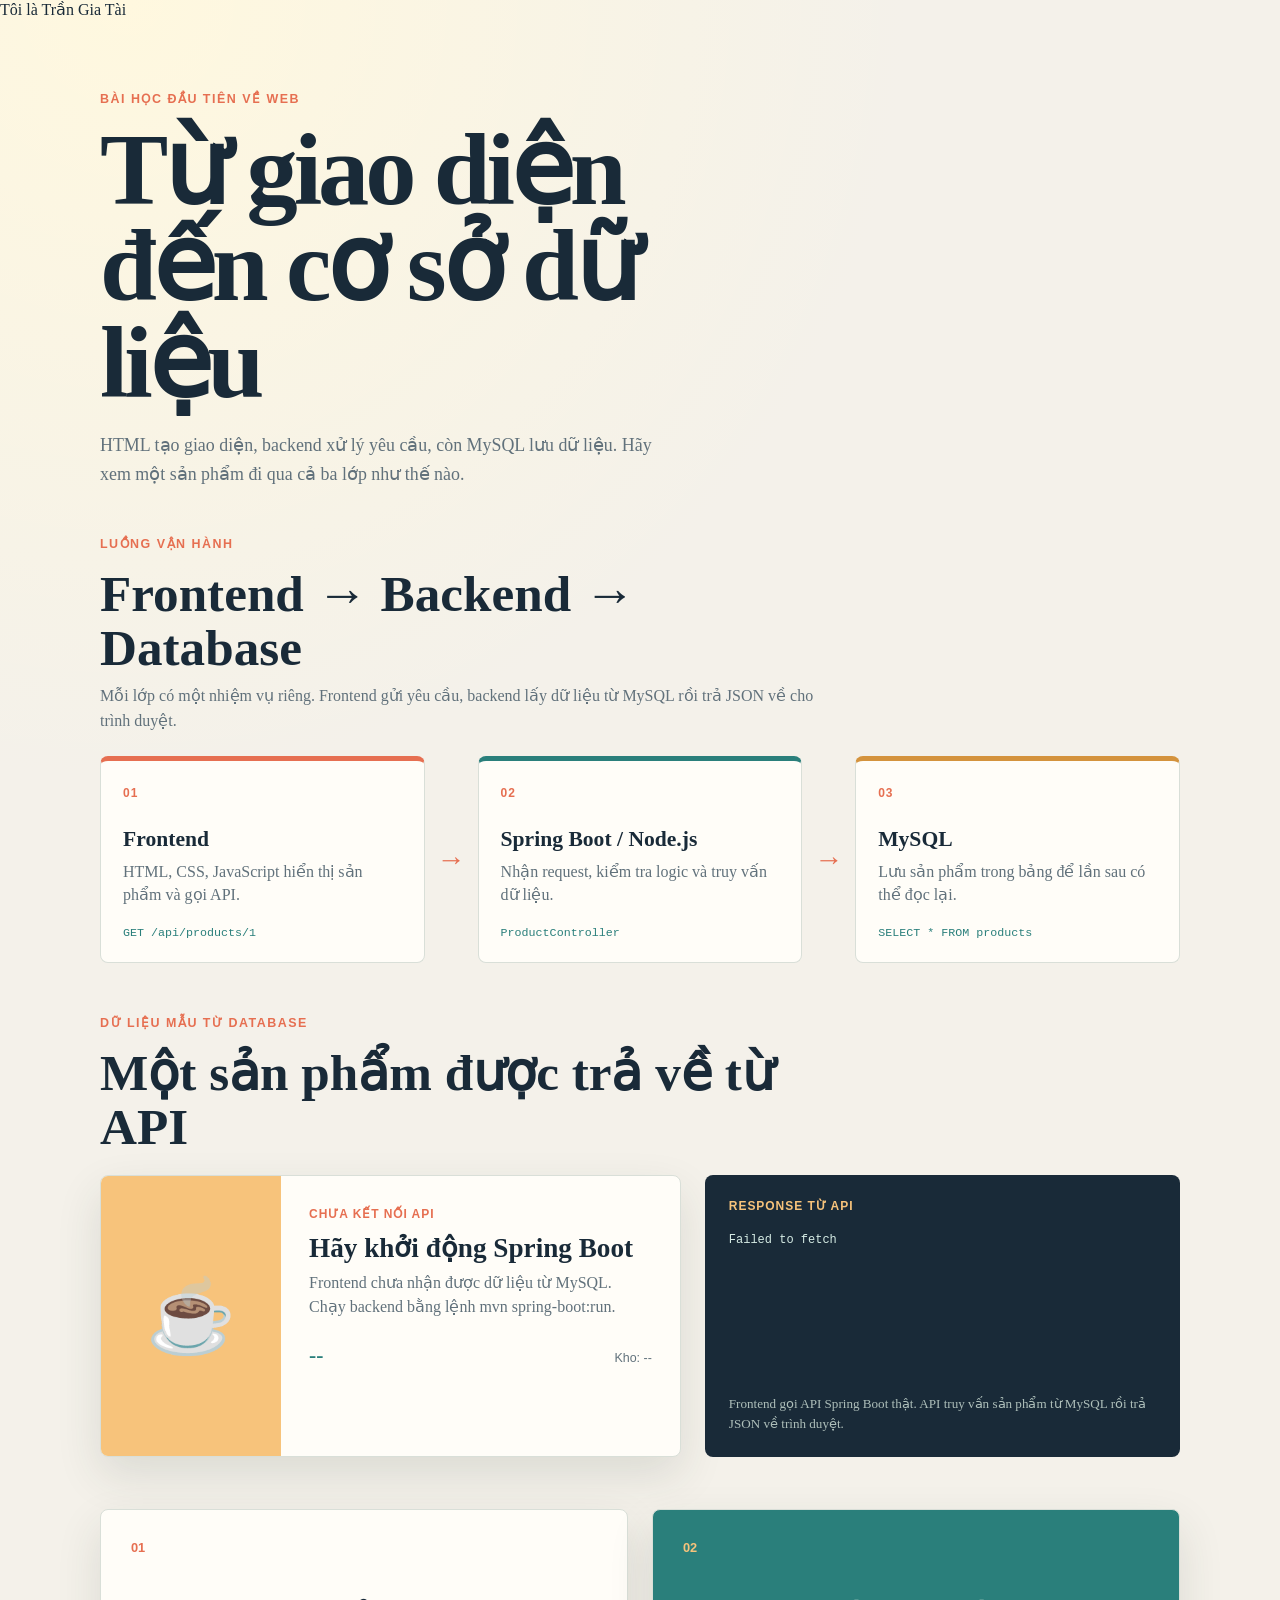
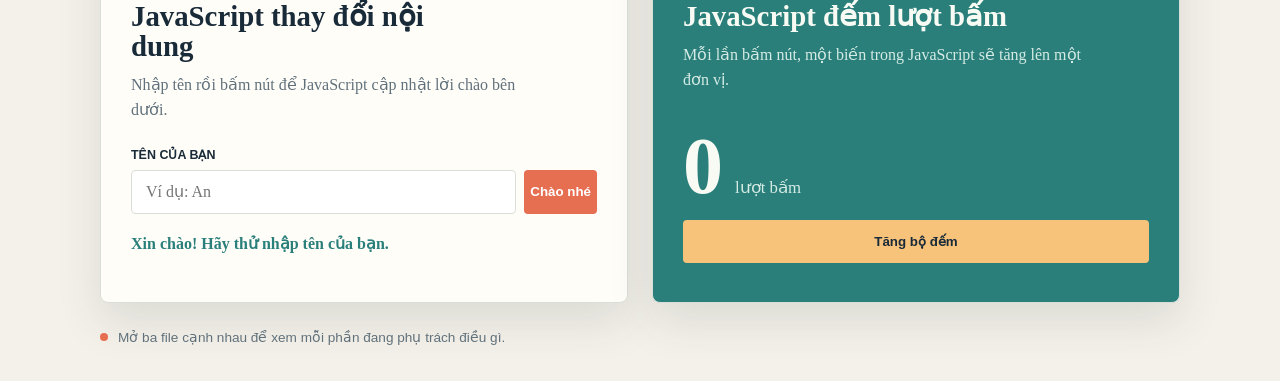
<file: frontend/index.html>
<!DOCTYPE html>
<html lang="vi">
<head>
  <meta charset="UTF-8">
  <meta name="viewport" content="width=device-width, initial-scale=1.0">
  <title>Web app mini: Backend và MySQL</title>
  <link rel="stylesheet" href="style.css">
</head>
<body>
  Tôi là Trần Gia Tài
  <main class="container">
    <section class="hero">
      <p class="eyebrow">Bài học đầu tiên về web</p>
      <h1>Từ giao diện đến cơ sở dữ liệu</h1>
      <p class="intro">
        HTML tạo giao diện, backend xử lý yêu cầu, còn MySQL lưu dữ liệu. Hãy xem một sản phẩm đi qua cả ba lớp như thế nào.
      </p>
    </section>

    <section class="architecture" aria-labelledby="architecture-title">
      <div class="section-heading">
        <p class="eyebrow">Luồng vận hành</p>
        <h2 id="architecture-title">Frontend → Backend → Database</h2>
        <p>Mỗi lớp có một nhiệm vụ riêng. Frontend gửi yêu cầu, backend lấy dữ liệu từ MySQL rồi trả JSON về cho trình duyệt.</p>
      </div>
      <div class="flow-grid">
        <article class="flow-step">
          <span class="flow-icon">01</span>
          <h3>Frontend</h3>
          <p>HTML, CSS, JavaScript hiển thị sản phẩm và gọi API.</p>
          <code>GET /api/products/1</code>
        </article>
        <span class="flow-arrow" aria-hidden="true">→</span>
        <article class="flow-step backend-step">
          <span class="flow-icon">02</span>
          <h3>Spring Boot / Node.js</h3>
          <p>Nhận request, kiểm tra logic và truy vấn dữ liệu.</p>
          <code>ProductController</code>
        </article>
        <span class="flow-arrow" aria-hidden="true">→</span>
        <article class="flow-step database-step">
          <span class="flow-icon">03</span>
          <h3>MySQL</h3>
          <p>Lưu sản phẩm trong bảng để lần sau có thể đọc lại.</p>
          <code>SELECT * FROM products</code>
        </article>
      </div>
    </section>

    <section class="product-section" aria-labelledby="product-title">
      <div class="section-heading">
        <p class="eyebrow">Dữ liệu mẫu từ database</p>
        <h2 id="product-title">Một sản phẩm được trả về từ API</h2>
      </div>
      <div class="product-layout">
        <article id="product-card" class="product-card" aria-live="polite">
          <div class="product-image" aria-hidden="true">☕</div>
          <div class="product-info">
            <span id="product-category" class="product-category">Đang tải...</span>
            <h3 id="product-name">Đang tải sản phẩm...</h3>
            <p id="product-description">Backend đang lấy dữ liệu từ MySQL.</p>
            <div class="product-meta">
              <strong id="product-price">--</strong>
              <span id="product-stock">Kho: --</span>
            </div>
          </div>
        </article>
        <div class="api-panel">
          <div class="panel-label">Response từ API</div>
          <pre id="api-response">Đang gọi GET /api/products/1...</pre>
          <p class="panel-note">Frontend gọi API Spring Boot thật. API truy vấn sản phẩm từ MySQL rồi trả JSON về trình duyệt.</p>
        </div>
      </div>
    </section>

    <section class="demo-grid" aria-label="Các ví dụ tương tác">
      <article class="demo-card">
        <span class="number">01</span>
        <h2>JavaScript thay đổi nội dung</h2>
        <p>Nhập tên rồi bấm nút để JavaScript cập nhật lời chào bên dưới.</p>
        <label for="name-input">Tên của bạn</label>
        <div class="input-row">
          <input id="name-input" type="text" placeholder="Ví dụ: An">
          <button id="greet-button" type="button">Chào nhé</button>
        </div>
        <p id="greeting" class="result" aria-live="polite">Xin chào! Hãy thử nhập tên của bạn.</p>
      </article>

      <article class="demo-card accent-card">
        <span class="number">02</span>
        <h2>JavaScript đếm lượt bấm</h2>
        <p>Mỗi lần bấm nút, một biến trong JavaScript sẽ tăng lên một đơn vị.</p>
        <div class="counter" aria-live="polite">
          <strong id="count">0</strong>
          <span>lượt bấm</span>
        </div>
        <button id="count-button" class="wide-button" type="button">Tăng bộ đếm</button>
      </article>
    </section>

    <footer>
      <span class="dot"></span>
      Mở ba file cạnh nhau để xem mỗi phần đang phụ trách điều gì.
    </footer>
  </main>

  <script src="script.js"></script>
</body>
</html>
</file>
<file: frontend/style.css>
:root {
  color-scheme: light;
  --ink: #192a38;
  --muted: #61717b;
  --paper: #f4f1ea;
  --card: #fffdf8;
  --line: #d9dfd8;
  --coral: #e66f51;
  --teal: #2a7f7b;
  --shadow: 0 18px 45px rgba(38, 54, 51, 0.12);
}

* {
  box-sizing: border-box;
}

body {
  margin: 0;
  min-width: 320px;
  background: radial-gradient(circle at 10% 0%, #fff8df 0, transparent 34%), var(--paper);
  color: var(--ink);
  font-family: Georgia, "Times New Roman", serif;
}

.container {
  width: min(1080px, calc(100% - 40px));
  margin: 0 auto;
  padding: 72px 0 36px;
}

.hero {
  max-width: 720px;
  margin-bottom: 46px;
}

.eyebrow {
  margin: 0 0 16px;
  color: var(--coral);
  font-family: "Trebuchet MS", sans-serif;
  font-size: 0.78rem;
  font-weight: bold;
  letter-spacing: 0.12em;
  text-transform: uppercase;
}

h1,
h2,
p {
  margin-top: 0;
}

h1 {
  max-width: 650px;
  margin-bottom: 20px;
  font-size: clamp(2.8rem, 8vw, 6.4rem);
  line-height: 0.94;
  letter-spacing: -0.04em;
}

.intro {
  max-width: 580px;
  color: var(--muted);
  font-size: 1.12rem;
  line-height: 1.65;
}

.architecture,
.product-section {
  margin-bottom: 52px;
}

.section-heading {
  max-width: 720px;
  margin-bottom: 22px;
}

.section-heading h2 {
  max-width: none;
  margin-bottom: 10px;
  font-size: clamp(2rem, 4vw, 3.4rem);
}

.section-heading p:not(.eyebrow) {
  color: var(--muted);
  line-height: 1.55;
}

.flow-grid {
  display: grid;
  grid-template-columns: 1fr auto 1fr auto 1fr;
  align-items: stretch;
  gap: 12px;
}

.flow-step {
  padding: 22px;
  border: 1px solid var(--line);
  border-top: 5px solid var(--coral);
  border-radius: 8px;
  background: var(--card);
}

.backend-step {
  border-top-color: var(--teal);
}

.database-step {
  border-top-color: #d4933d;
}

.flow-icon,
.panel-label,
.product-category {
  color: var(--coral);
  font-family: "Trebuchet MS", sans-serif;
  font-size: 0.75rem;
  font-weight: bold;
  letter-spacing: 0.08em;
  text-transform: uppercase;
}

.flow-step h3 {
  margin: 26px 0 8px;
  font-size: 1.35rem;
}

.flow-step p {
  min-height: 50px;
  margin-bottom: 16px;
  color: var(--muted);
  line-height: 1.45;
}

code,
pre {
  font-family: "SFMono-Regular", Consolas, monospace;
}

.flow-step code {
  display: block;
  overflow-wrap: anywhere;
  color: var(--teal);
  font-size: 0.73rem;
}

.flow-arrow {
  align-self: center;
  color: var(--coral);
  font-size: 1.8rem;
}

.product-layout {
  display: grid;
  grid-template-columns: minmax(0, 1.1fr) minmax(280px, 0.9fr);
  gap: 24px;
  align-items: stretch;
}

.product-card {
  display: grid;
  grid-template-columns: 180px 1fr;
  min-height: 230px;
  overflow: hidden;
  border: 1px solid var(--line);
  border-radius: 8px;
  background: var(--card);
  box-shadow: var(--shadow);
}

.product-image {
  display: grid;
  place-items: center;
  background: #f7c37b;
  font-size: 4.5rem;
}

.product-info {
  padding: 28px;
}

.product-info h3 {
  margin: 12px 0 8px;
  font-size: 1.7rem;
  line-height: 1.05;
}

.product-info p {
  color: var(--muted);
  line-height: 1.5;
}

.product-meta {
  display: flex;
  align-items: baseline;
  justify-content: space-between;
  gap: 12px;
  margin-top: 24px;
}

.product-meta strong {
  color: var(--teal);
  font-size: 1.35rem;
}

.product-meta span {
  color: var(--muted);
  font-family: "Trebuchet MS", sans-serif;
  font-size: 0.78rem;
}

.api-panel {
  padding: 24px;
  border-radius: 8px;
  background: var(--ink);
  color: #eef5e9;
}

.api-panel .panel-label {
  color: #f7c37b;
}

.api-panel pre {
  min-height: 145px;
  margin: 18px 0;
  overflow: auto;
  color: #d5ebe4;
  font-size: 0.75rem;
  line-height: 1.55;
  white-space: pre-wrap;
}

.panel-note {
  margin: 0;
  color: #aebfba;
  font-size: 0.82rem;
  line-height: 1.45;
}

.demo-grid {
  display: grid;
  grid-template-columns: repeat(2, minmax(0, 1fr));
  gap: 24px;
}

.demo-card {
  min-height: 370px;
  padding: 30px;
  border: 1px solid var(--line);
  border-radius: 8px;
  background: var(--card);
  box-shadow: var(--shadow);
}

.accent-card {
  background: var(--teal);
  color: #f7fbf4;
}

.number {
  display: block;
  margin-bottom: 46px;
  color: var(--coral);
  font-family: "Trebuchet MS", sans-serif;
  font-size: 0.8rem;
  font-weight: bold;
}

.accent-card .number {
  color: #f7c37b;
}

h2 {
  max-width: 340px;
  margin-bottom: 12px;
  font-size: 1.8rem;
  line-height: 1.05;
}

.demo-card > p {
  max-width: 410px;
  color: var(--muted);
  line-height: 1.55;
}

.accent-card > p {
  color: #d5ebe4;
}

label {
  display: block;
  margin: 24px 0 8px;
  color: var(--ink);
  font-family: "Trebuchet MS", sans-serif;
  font-size: 0.78rem;
  font-weight: bold;
  text-transform: uppercase;
}

.input-row {
  display: flex;
  gap: 8px;
}

input {
  width: 100%;
  min-width: 0;
  padding: 12px 14px;
  border: 1px solid var(--line);
  border-radius: 4px;
  color: var(--ink);
  font: inherit;
  font-size: 1rem;
}

button {
  border: 0;
  border-radius: 4px;
  background: var(--coral);
  color: white;
  cursor: pointer;
  font-family: "Trebuchet MS", sans-serif;
  font-weight: bold;
  white-space: nowrap;
}

button:hover {
  background: #c9573e;
}

button:focus-visible,
input:focus-visible {
  outline: 3px solid #f7c37b;
  outline-offset: 2px;
}

.result {
  min-height: 24px;
  margin-top: 18px;
  color: var(--teal) !important;
  font-weight: bold;
}

.counter {
  display: flex;
  align-items: baseline;
  gap: 12px;
  margin: 42px 0 22px;
}

.counter strong {
  font-size: 5rem;
  line-height: 0.8;
}

.counter span {
  color: #d5ebe4;
  font-size: 1.05rem;
}

.wide-button {
  width: 100%;
  padding: 14px;
  background: #f7c37b;
  color: var(--ink);
}

.wide-button:hover {
  background: #ffe0a9;
}

footer {
  display: flex;
  align-items: center;
  gap: 10px;
  margin-top: 26px;
  color: var(--muted);
  font-family: "Trebuchet MS", sans-serif;
  font-size: 0.85rem;
}

.dot {
  width: 8px;
  height: 8px;
  border-radius: 50%;
  background: var(--coral);
}

@media (max-width: 700px) {
  .container {
    width: min(100% - 28px, 560px);
    padding-top: 44px;
  }

  .demo-grid {
    grid-template-columns: 1fr;
  }

  .flow-grid,
  .product-layout {
    grid-template-columns: 1fr;
  }

  .flow-arrow {
    justify-self: center;
    transform: rotate(90deg);
  }

  .product-card {
    grid-template-columns: 110px 1fr;
  }

  .product-info {
    padding: 20px;
  }

  .product-info h3 {
    font-size: 1.35rem;
  }

  .demo-card {
    min-height: auto;
  }
}
</file>
